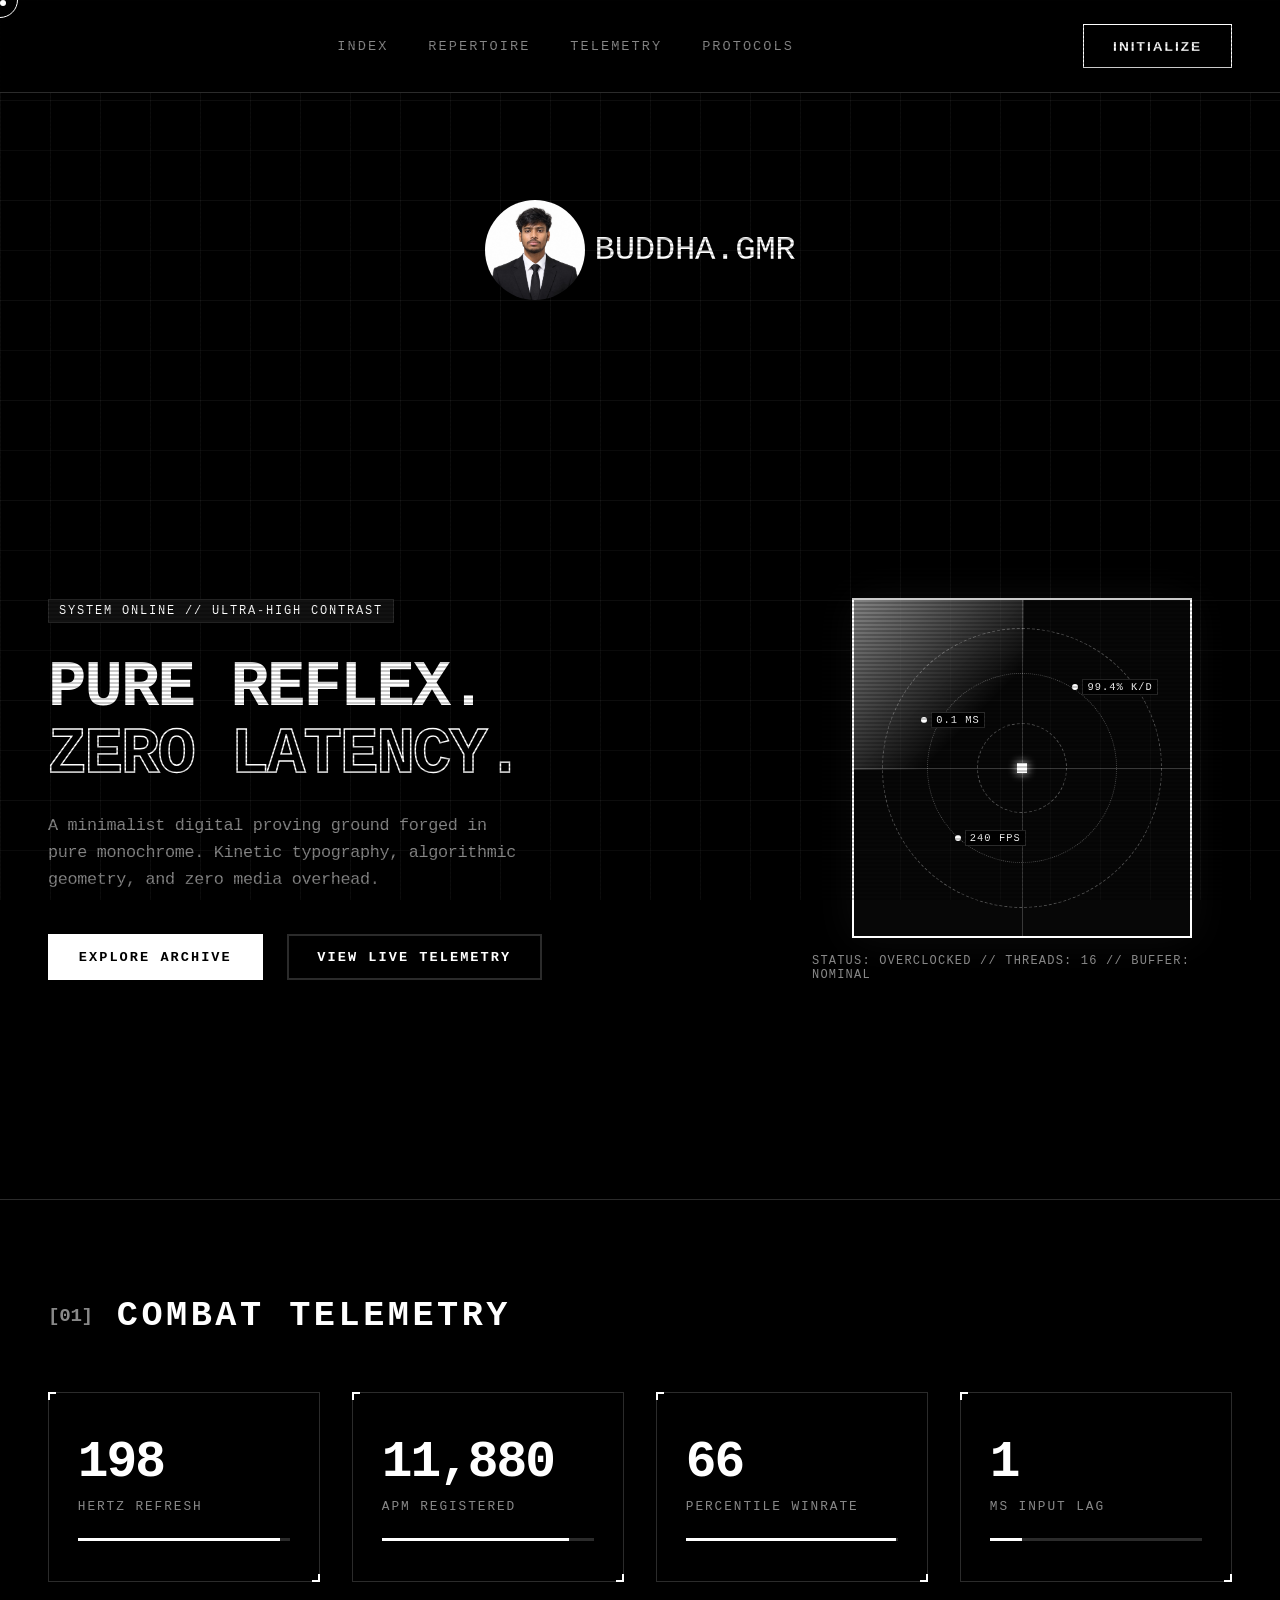
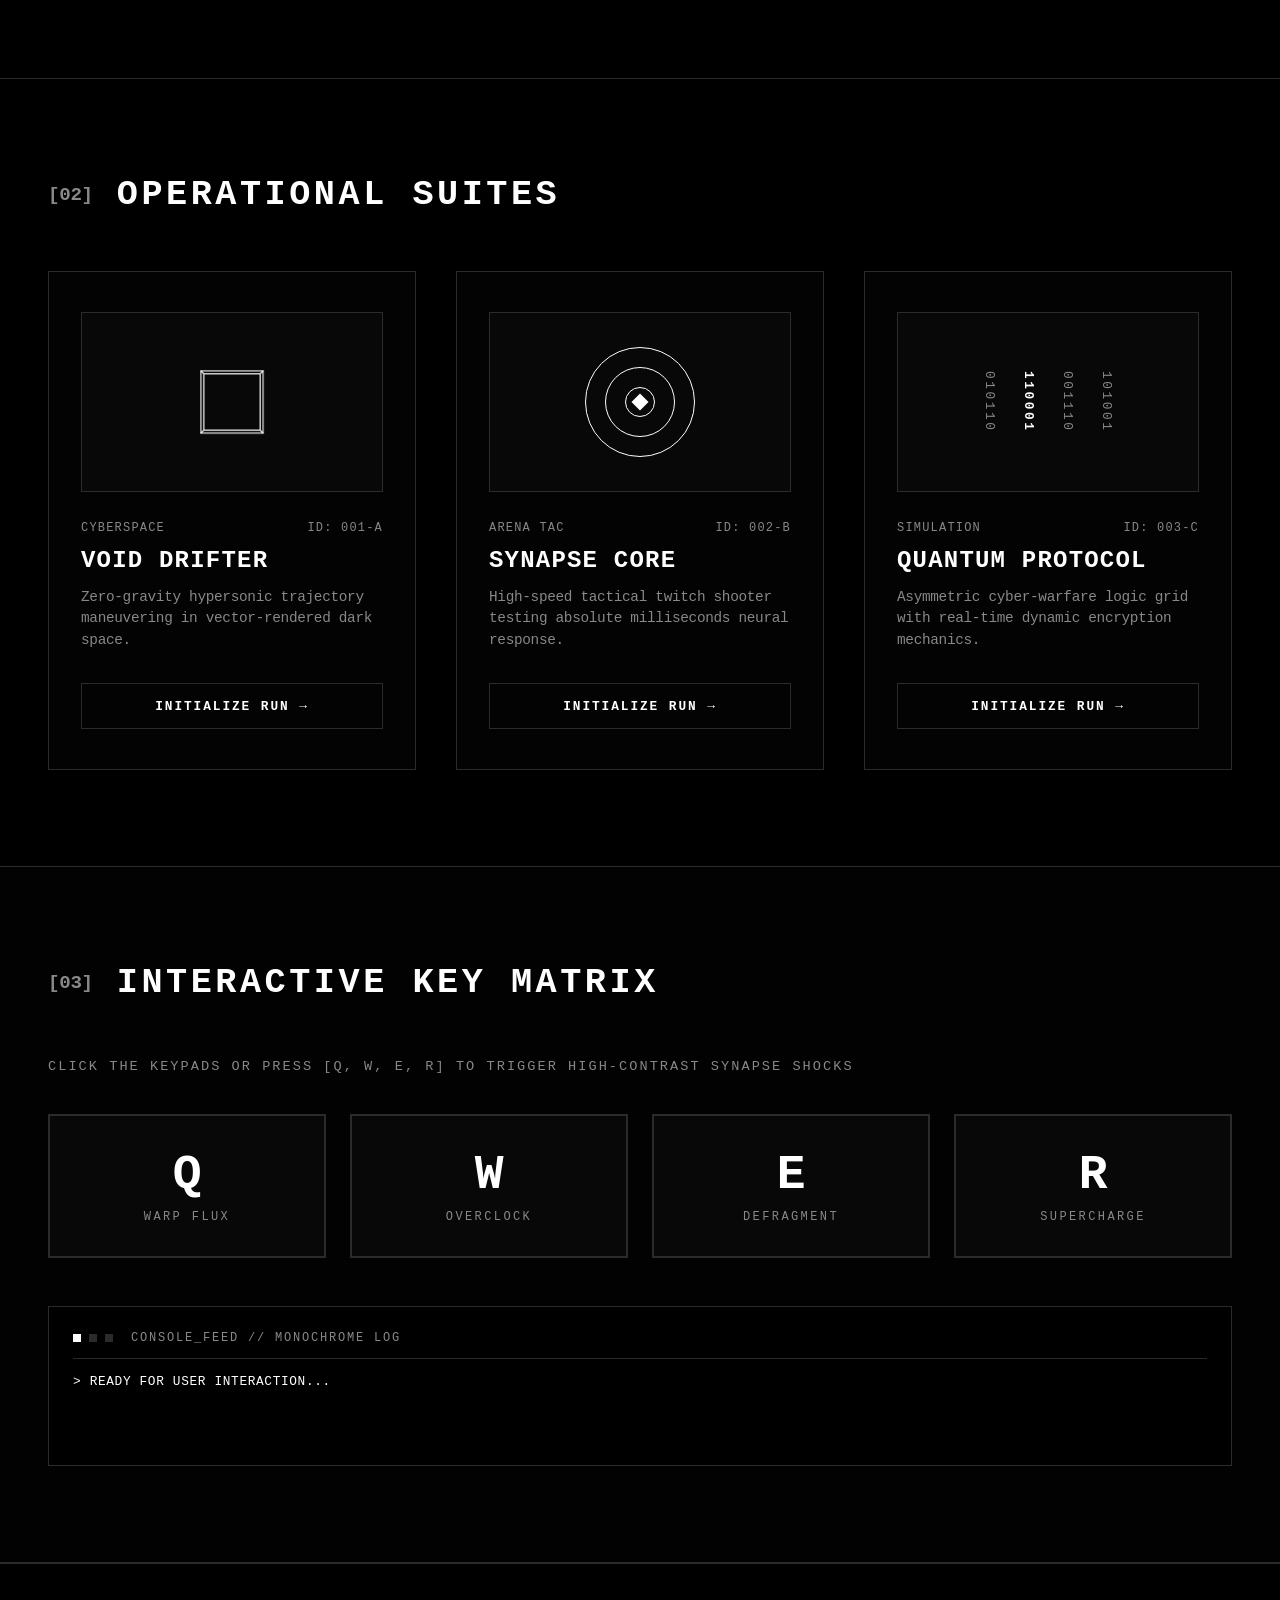
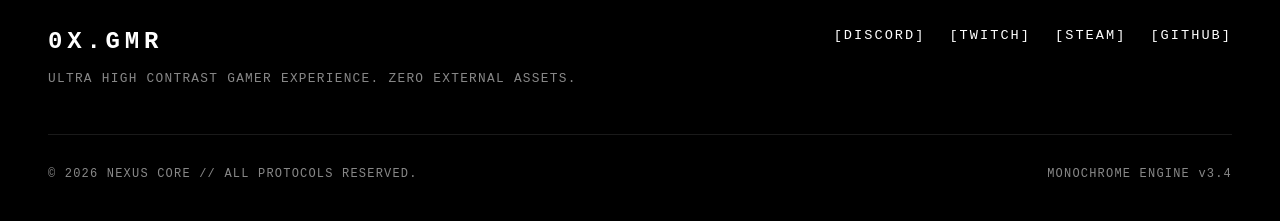
<file: index.html>
<!DOCTYPE html>
<html lang="en">
<head>
    <meta charset="UTF-8">
    <meta name="viewport" content="width=device-width, initial-scale=1.0">
    <title>BUDDHA GAMING</title>
    <link rel="stylesheet" href="style.css">
</head>
<body>
    <!-- Custom Interactive Cursor -->
    <div class="cursor-dot" id="cursorDot"></div>
    <div class="cursor-ring" id="cursorRing"></div>

    <!-- Animated Geometric Grid & Noise Overlay -->
    <div class="cyber-grid"></div>
    <div class="scanline"></div>

    <!-- Navigation -->
    <div id="ayan">
      <img id="ima" src="WhatsApp Image 2026-09-15 at 9.05.40 PM.jpeg" alt="BUDDHA GAMING">
      <span class="glitch" data-text="BUDDHA.GMR">BUDDHA.GMR</span>
    </div>
    <header class="navbar">
        <div class="logo">
          
        </div>
        <nav class="nav-links">
            <a href="#hero" class="nav-item">INDEX</a>
            <a href="#games" class="nav-item">REPERTOIRE</a>
            <a href="#stats" class="nav-item">TELEMETRY</a>
            <a href="#battles" class="nav-item">PROTOCOLS</a>
        </nav>
        <div class="nav-action">
            <button class="btn btn-outline" id="launchBtn">
                <span class="btn-text">INITIALIZE</span>
            </button>
        </div>
    </header>

    <!-- Hero Section -->
    <section class="hero" id="hero">
        <div class="hero-content">
            <div class="badge-tag">SYSTEM ONLINE // ULTRA-HIGH CONTRAST</div>
            <h1 class="hero-title">
                <span class="glitch-text">PURE REFLEX.</span><br>
                <span class="hollow-text">ZERO LATENCY.</span>
            </h1>
            <p class="hero-sub">
                A minimalist digital proving ground forged in pure monochrome. Kinetic typography, algorithmic geometry, and zero media overhead.
            </p>
            <div class="hero-actions">
                <a href="#games" class="btn btn-solid">EXPLORE ARCHIVE</a>
                <a href="#stats" class="btn btn-ghost">VIEW LIVE TELEMETRY</a>
            </div>
        </div>

        <!-- Pure CSS Geometric Radar (No External Images) -->
        <div class="hero-radar-container">
            <div class="radar-box">
                <div class="radar-circle circle-1"></div>
                <div class="radar-circle circle-2"></div>
                <div class="radar-circle circle-3"></div>
                <div class="radar-sweep"></div>
                <div class="crosshair ch-h"></div>
                <div class="crosshair ch-v"></div>
                
                <!-- Geometric Ping Targets -->
                <div class="target target-1"><span class="ping-text">99.4% K/D</span></div>
                <div class="target target-2"><span class="ping-text">240 FPS</span></div>
                <div class="target target-3"><span class="ping-text">0.1 MS</span></div>
                
                <div class="center-core"></div>
            </div>
            <div class="status-stream">
                <code>STATUS: OVERCLOCKED // THREADS: 16 // BUFFER: NOMINAL</code>
            </div>
        </div>
    </section>

    <!-- Live Telemetry / Stats Section -->
    <section class="section stats-section" id="stats">
        <div class="section-header">
            <span class="sec-num">[01]</span>
            <h2 class="sec-title">COMBAT TELEMETRY</h2>
        </div>
        <div class="stats-grid">
            <div class="stat-card">
                <div class="stat-corner tl"></div>
                <div class="stat-corner br"></div>
                <div class="stat-value counter" data-target="240">0</div>
                <div class="stat-unit">HERTZ REFRESH</div>
                <div class="stat-progress"><div class="bar bar-1"></div></div>
            </div>
            <div class="stat-card">
                <div class="stat-corner tl"></div>
                <div class="stat-corner br"></div>
                <div class="stat-value counter" data-target="14400">0</div>
                <div class="stat-unit">APM REGISTERED</div>
                <div class="stat-progress"><div class="bar bar-2"></div></div>
            </div>
            <div class="stat-card">
                <div class="stat-corner tl"></div>
                <div class="stat-corner br"></div>
                <div class="stat-value counter" data-target="99">0</div>
                <div class="stat-unit">PERCENTILE WINRATE</div>
                <div class="stat-progress"><div class="bar bar-3"></div></div>
            </div>
            <div class="stat-card">
                <div class="stat-corner tl"></div>
                <div class="stat-corner br"></div>
                <div class="stat-value counter" data-target="1">0</div>
                <div class="stat-unit">MS INPUT LAG</div>
                <div class="stat-progress"><div class="bar bar-4"></div></div>
            </div>
        </div>
    </section>

    <!-- Games / Modes Section (Pure Geometric Design, No Images) -->
    <section class="section games-section" id="games">
        <div class="section-header">
            <span class="sec-num">[02]</span>
            <h2 class="sec-title">OPERATIONAL SUITES</h2>
        </div>

        <div class="game-cards-container">
            <!-- Card 1 -->
            <div class="game-card">
                <div class="card-art wireframe-cube">
                    <div class="cube-face front"></div>
                    <div class="cube-face back"></div>
                    <div class="cube-face left"></div>
                    <div class="cube-face right"></div>
                    <div class="cube-face top"></div>
                    <div class="cube-face bottom"></div>
                </div>
                <div class="card-meta">
                    <span class="meta-tag">CYBERSPACE</span>
                    <span class="meta-id">ID: 001-A</span>
                </div>
                <h3 class="card-title">VOID DRIFTER</h3>
                <p class="card-desc">Zero-gravity hypersonic trajectory maneuvering in vector-rendered dark space.</p>
                <div class="card-action">
                    <button class="interactive-btn">INITIALIZE RUN →</button>
                </div>
            </div>

            <!-- Card 2 -->
            <div class="game-card">
                <div class="card-art pulse-poly">
                    <div class="poly-ring ring-1"></div>
                    <div class="poly-ring ring-2"></div>
                    <div class="poly-ring ring-3"></div>
                    <div class="poly-core"></div>
                </div>
                <div class="card-meta">
                    <span class="meta-tag">ARENA TAC</span>
                    <span class="meta-id">ID: 002-B</span>
                </div>
                <h3 class="card-title">SYNAPSE CORE</h3>
                <p class="card-desc">High-speed tactical twitch shooter testing absolute milliseconds neural response.</p>
                <div class="card-action">
                    <button class="interactive-btn">INITIALIZE RUN →</button>
                </div>
            </div>

            <!-- Card 3 -->
            <div class="game-card">
                <div class="card-art matrix-cascade">
                    <div class="column col-1">010110</div>
                    <div class="column col-2">110001</div>
                    <div class="column col-3">001110</div>
                    <div class="column col-4">101001</div>
                </div>
                <div class="card-meta">
                    <span class="meta-tag">SIMULATION</span>
                    <span class="meta-id">ID: 003-C</span>
                </div>
                <h3 class="card-title">QUANTUM PROTOCOL</h3>
                <p class="card-desc">Asymmetric cyber-warfare logic grid with real-time dynamic encryption mechanics.</p>
                <div class="card-action">
                    <button class="interactive-btn">INITIALIZE RUN →</button>
                </div>
            </div>
        </div>
    </section>

    <!-- Interactive Key Trigger Console -->
    <section class="section interactive-console" id="battles">
        <div class="section-header">
            <span class="sec-num">[03]</span>
            <h2 class="sec-title">INTERACTIVE KEY MATRIX</h2>
        </div>
        <p class="matrix-instruction">CLICK THE KEYPADS OR PRESS [Q, W, E, R] TO TRIGGER HIGH-CONTRAST SYNAPSE SHOCKS</p>

        <div class="keypad-grid">
            <div class="keypad-box" data-key="q">
                <div class="key-letter">Q</div>
                <div class="key-label">WARP FLUX</div>
            </div>
            <div class="keypad-box" data-key="w">
                <div class="key-letter">W</div>
                <div class="key-label">OVERCLOCK</div>
            </div>
            <div class="keypad-box" data-key="e">
                <div class="key-letter">E</div>
                <div class="key-label">DEFRAGMENT</div>
            </div>
            <div class="keypad-box" data-key="r">
                <div class="key-letter">R</div>
                <div class="key-label">SUPERCHARGE</div>
            </div>
        </div>

        <div class="terminal-box" id="terminalOutput">
            <div class="terminal-head">
                <span class="term-dot"></span>
                <span class="term-dot"></span>
                <span class="term-dot"></span>
                <span class="term-title">CONSOLE_FEED // MONOCHROME LOG</span>
            </div>
            <div class="terminal-body" id="termBody">
                <p class="term-line">> READY FOR USER INTERACTION...</p>
            </div>
        </div>
    </section>

    <!-- Minimalist Footer -->
    <footer class="footer">
        <div class="footer-top">
            <div class="footer-brand">
                <div class="logo">0X.GMR</div>
                <p class="footer-copy">ULTRA HIGH CONTRAST GAMER EXPERIENCE. ZERO EXTERNAL ASSETS.</p>
            </div>
            <div class="footer-socials">
                <a href="#" class="f-link">[DISCORD]</a>
                <a href="#" class="f-link">[TWITCH]</a>
                <a href="#" class="f-link">[STEAM]</a>
                <a href="#" class="f-link">[GITHUB]</a>
            </div>
        </div>
        <div class="footer-bottom">
            <span>© 2026 NEXUS CORE // ALL PROTOCOLS RESERVED.</span>
            <span>MONOCHROME ENGINE v3.4</span>
        </div>
    </footer>

    <!-- Interactive Script for Cursor, Keypads & Telemetry -->
    <script>
        // Custom Cursor Movement
        const cursorDot = document.getElementById('cursorDot');
        const cursorRing = document.getElementById('cursorRing');
        let mouseX = 0, mouseY = 0, ringX = 0, ringY = 0;

        window.addEventListener('mousemove', (e) => {
            mouseX = e.clientX;
            mouseY = e.clientY;
            cursorDot.style.transform = `translate3d(${mouseX}px, ${mouseY}px, 0)`;
        });

        function renderCursor() {
            ringX += (mouseX - ringX) * 0.18;
            ringY += (mouseY - ringY) * 0.18;
            cursorRing.style.transform = `translate3d(${ringX - 18}px, ${ringY - 18}px, 0)`;
            requestAnimationFrame(renderCursor);
        }
        renderCursor();

        // Enlarge cursor on hover
        document.querySelectorAll('a, button, .keypad-box, .stat-card').forEach(el => {
            el.addEventListener('mouseenter', () => cursorRing.classList.add('active'));
            el.addEventListener('mouseleave', () => cursorRing.classList.remove('active'));
        });

        // Keypad Interaction (Click & Keyboard)
        const termBody = document.getElementById('termBody');
        const keypads = document.querySelectorAll('.keypad-box');

        function triggerAction(keyName, label) {
            const timestamp = new Date().toLocaleTimeString();
            const newLine = document.createElement('p');
            newLine.className = 'term-line trigger-glitch';
            newLine.innerHTML = `> [${timestamp}] EXECUTED [${keyName.toUpperCase()}]: <b>${label}</b>`;
            termBody.appendChild(newLine);
            termBody.scrollTop = termBody.scrollHeight;

            // Quick Flash Contrast Effect
            document.body.classList.add('flash-contrast');
            setTimeout(() => document.body.classList.remove('flash-contrast'), 100);
        }

        keypads.forEach(kp => {
            kp.addEventListener('click', () => {
                const key = kp.getAttribute('data-key');
                const label = kp.querySelector('.key-label').innerText;
                kp.classList.add('pressed');
                setTimeout(() => kp.classList.remove('pressed'), 200);
                triggerAction(key, label);
            });
        });

        window.addEventListener('keydown', (e) => {
            const k = e.key.toLowerCase();
            const matched = document.querySelector(`.keypad-box[data-key="${k}"]`);
            if (matched) {
                matched.classList.add('pressed');
                setTimeout(() => matched.classList.remove('pressed'), 200);
                const label = matched.querySelector('.key-label').innerText;
                triggerAction(k, label);
            }
        });

        // Live Counter Animation on Scroll
        let counted = false;
        window.addEventListener('scroll', () => {
            const statsSec = document.getElementById('stats');
            const rect = statsSec.getBoundingClientRect();
            if (rect.top < window.innerHeight && !counted) {
                counted = true;
                document.querySelectorAll('.stat-value').forEach(counter => {
                    const target = +counter.getAttribute('data-target');
                    let count = 0;
                    const increment = Math.max(1, Math.floor(target / 40));
                    const update = () => {
                        count += increment;
                        if (count < target) {
                            counter.innerText = count.toLocaleString();
                            setTimeout(update, 25);
                        } else {
                            counter.innerText = target.toLocaleString();
                        }
                    };
                    update();
                });
            }
        });
    </script>
</body>
</html>
</file>
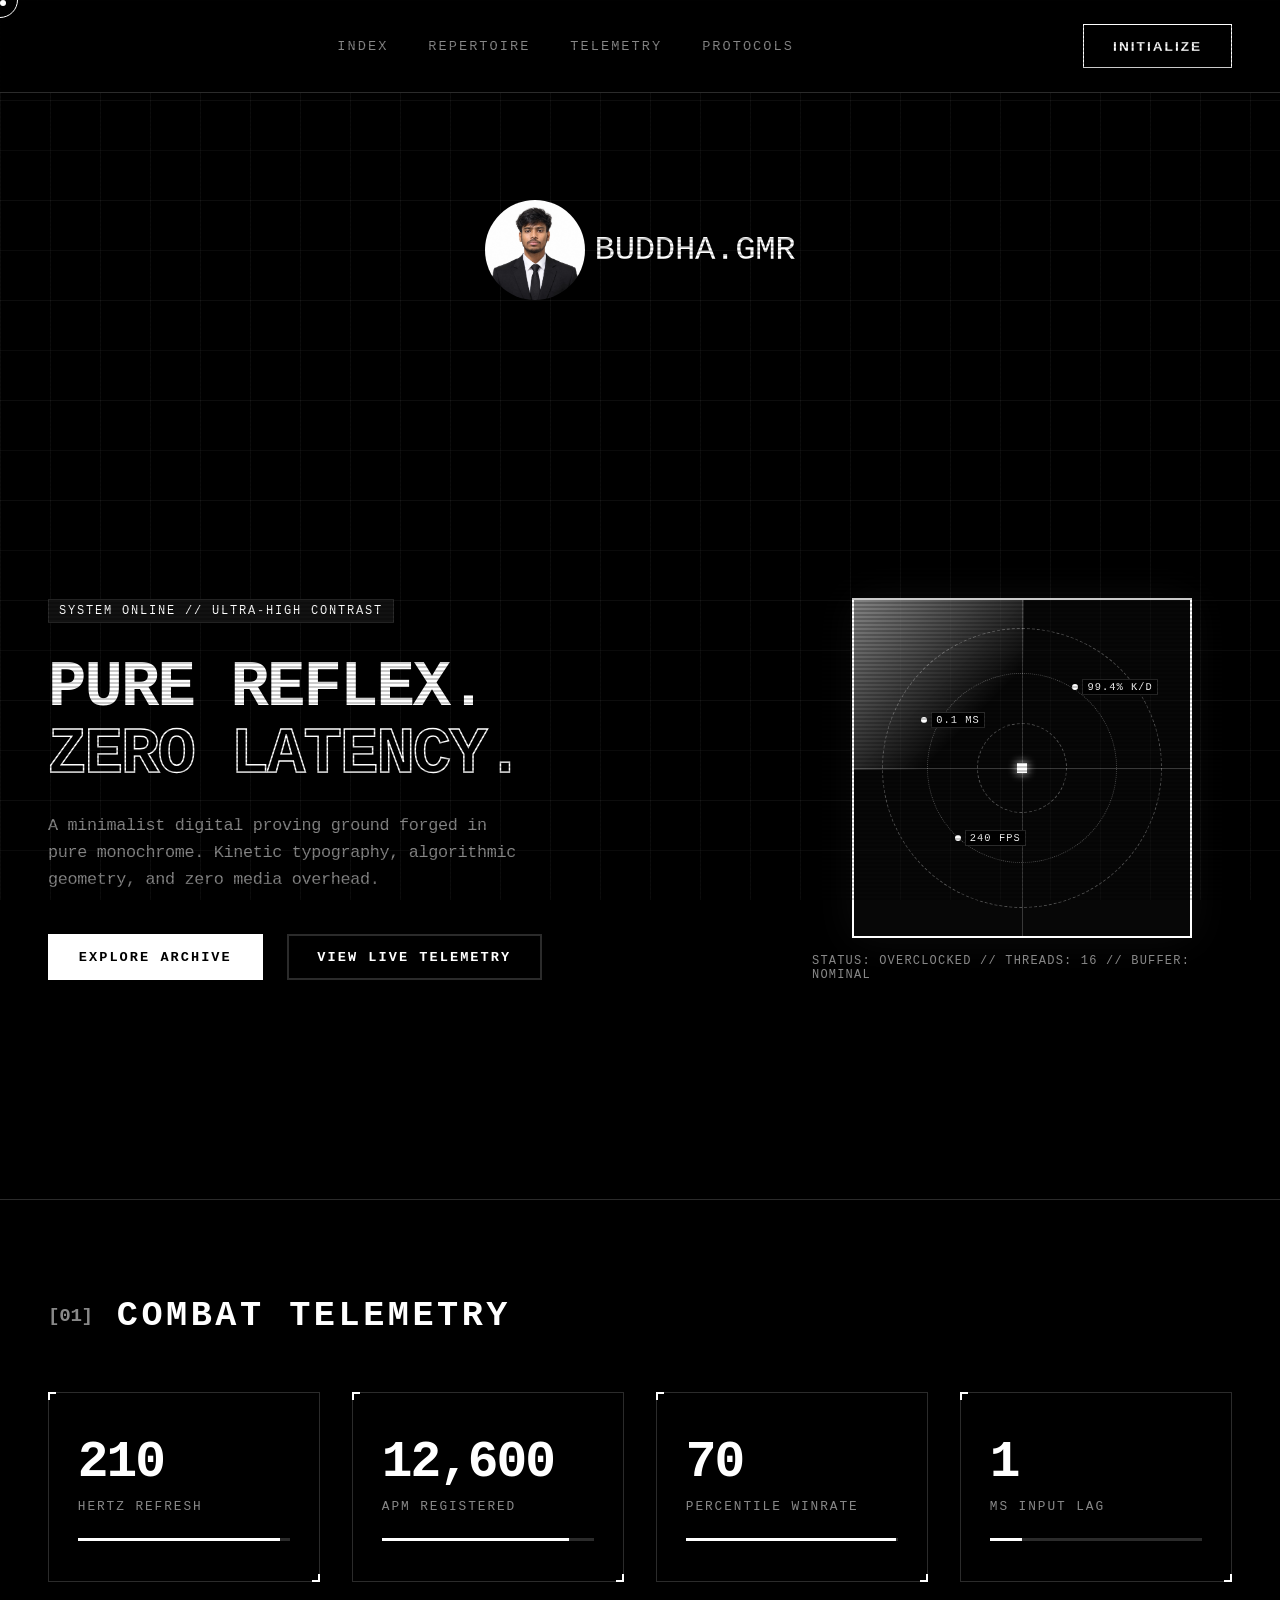
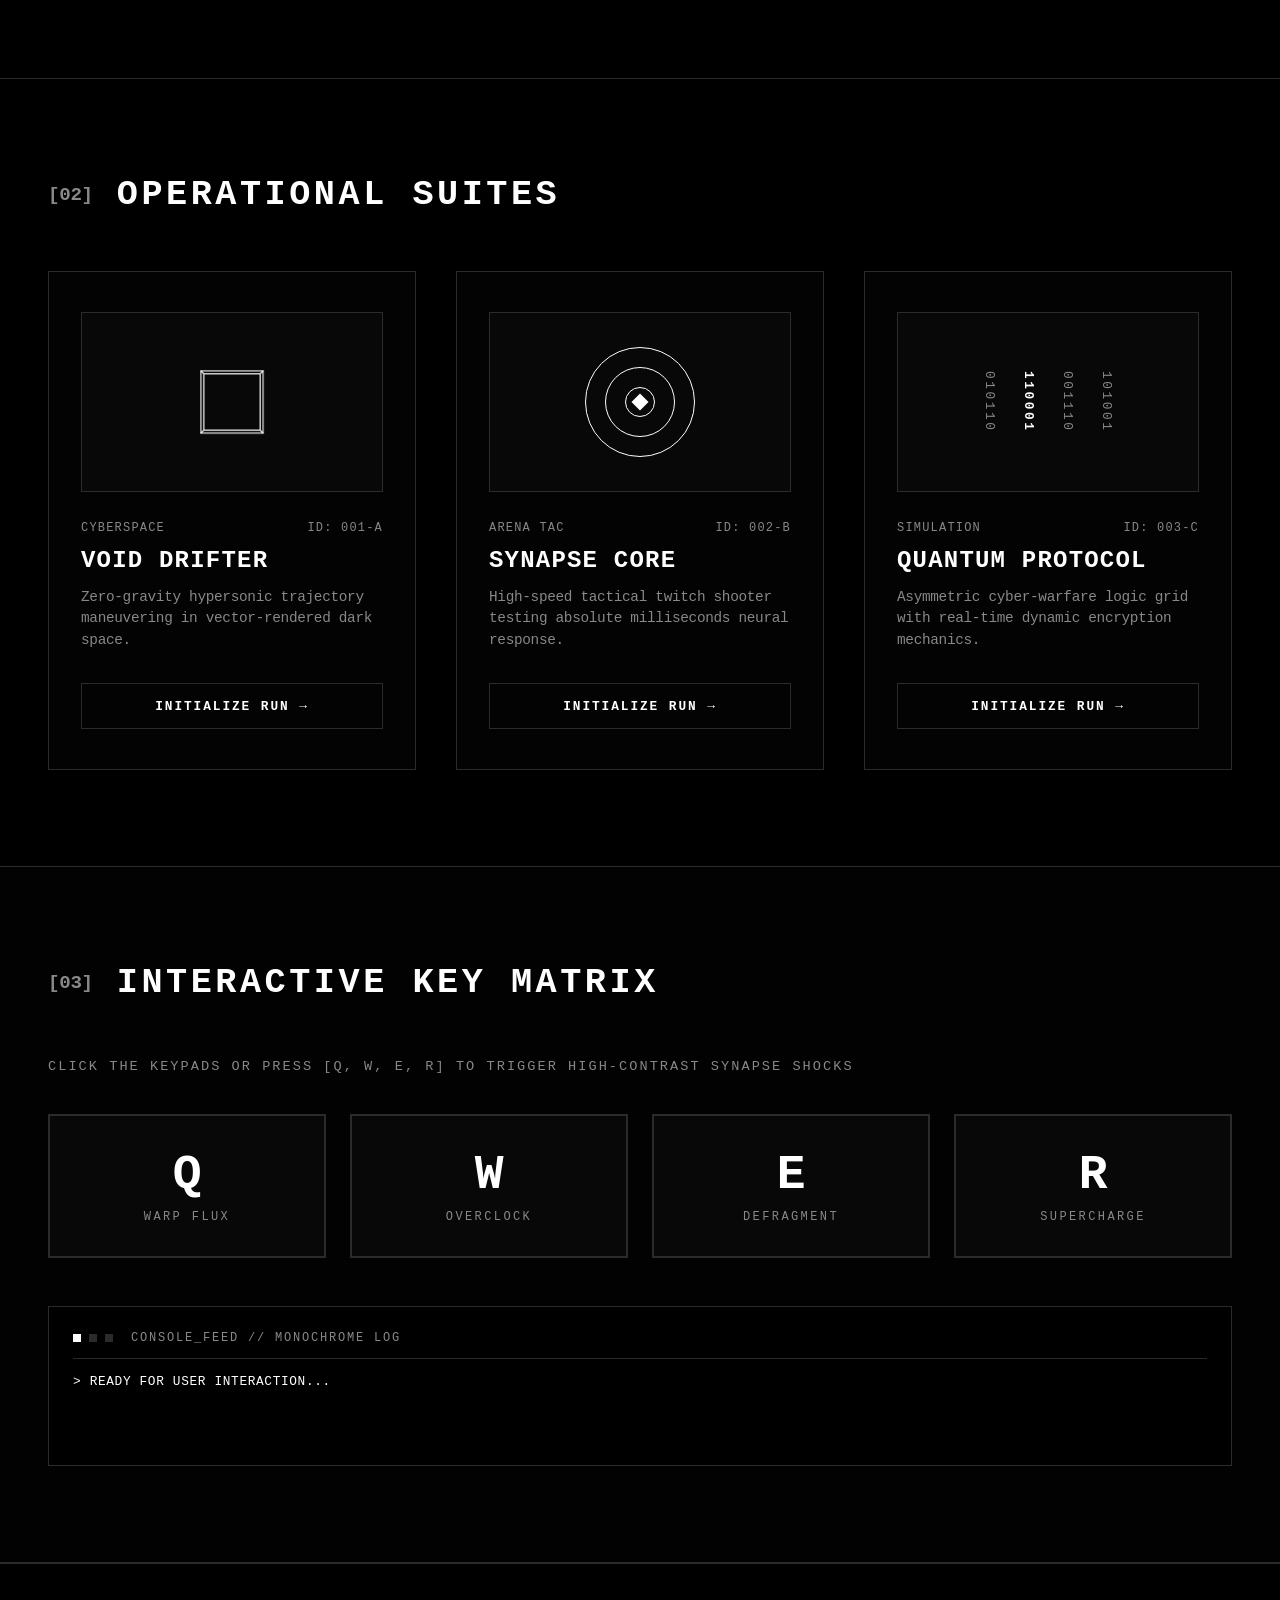
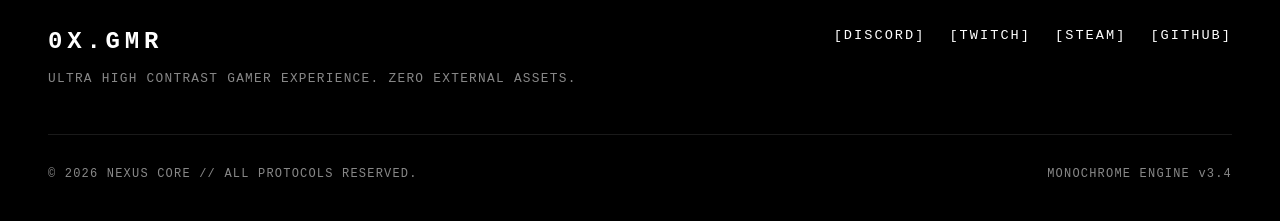
<file: biddha.html>
<!DOCTYPE html>
<html lang="en">
<head>
    <meta charset="UTF-8">
    <meta name="viewport" content="width=device-width, initial-scale=1.0">
    <title>BUDDHA GAMING</title>
    <link rel="stylesheet" href="style.css">
</head>
<body>
    <!-- Custom Interactive Cursor -->
    <div class="cursor-dot" id="cursorDot"></div>
    <div class="cursor-ring" id="cursorRing"></div>

    <!-- Animated Geometric Grid & Noise Overlay -->
    <div class="cyber-grid"></div>
    <div class="scanline"></div>

    <!-- Navigation -->
    <div id="ayan">
      <img id="ima" src="WhatsApp Image 2026-09-15 at 9.05.40 PM.jpeg" alt="BUDDHA GAMING">
      <span class="glitch" data-text="BUDDHA.GMR">BUDDHA.GMR</span>
    </div>
    <header class="navbar">
        <div class="logo">
          
        </div>
        <nav class="nav-links">
            <a href="#hero" class="nav-item">INDEX</a>
            <a href="#games" class="nav-item">REPERTOIRE</a>
            <a href="#stats" class="nav-item">TELEMETRY</a>
            <a href="#battles" class="nav-item">PROTOCOLS</a>
        </nav>
        <div class="nav-action">
            <button class="btn btn-outline" id="launchBtn">
                <span class="btn-text">INITIALIZE</span>
            </button>
        </div>
    </header>

    <!-- Hero Section -->
    <section class="hero" id="hero">
        <div class="hero-content">
            <div class="badge-tag">SYSTEM ONLINE // ULTRA-HIGH CONTRAST</div>
            <h1 class="hero-title">
                <span class="glitch-text">PURE REFLEX.</span><br>
                <span class="hollow-text">ZERO LATENCY.</span>
            </h1>
            <p class="hero-sub">
                A minimalist digital proving ground forged in pure monochrome. Kinetic typography, algorithmic geometry, and zero media overhead.
            </p>
            <div class="hero-actions">
                <a href="#games" class="btn btn-solid">EXPLORE ARCHIVE</a>
                <a href="#stats" class="btn btn-ghost">VIEW LIVE TELEMETRY</a>
            </div>
        </div>

        <!-- Pure CSS Geometric Radar (No External Images) -->
        <div class="hero-radar-container">
            <div class="radar-box">
                <div class="radar-circle circle-1"></div>
                <div class="radar-circle circle-2"></div>
                <div class="radar-circle circle-3"></div>
                <div class="radar-sweep"></div>
                <div class="crosshair ch-h"></div>
                <div class="crosshair ch-v"></div>
                
                <!-- Geometric Ping Targets -->
                <div class="target target-1"><span class="ping-text">99.4% K/D</span></div>
                <div class="target target-2"><span class="ping-text">240 FPS</span></div>
                <div class="target target-3"><span class="ping-text">0.1 MS</span></div>
                
                <div class="center-core"></div>
            </div>
            <div class="status-stream">
                <code>STATUS: OVERCLOCKED // THREADS: 16 // BUFFER: NOMINAL</code>
            </div>
        </div>
    </section>

    <!-- Live Telemetry / Stats Section -->
    <section class="section stats-section" id="stats">
        <div class="section-header">
            <span class="sec-num">[01]</span>
            <h2 class="sec-title">COMBAT TELEMETRY</h2>
        </div>
        <div class="stats-grid">
            <div class="stat-card">
                <div class="stat-corner tl"></div>
                <div class="stat-corner br"></div>
                <div class="stat-value counter" data-target="240">0</div>
                <div class="stat-unit">HERTZ REFRESH</div>
                <div class="stat-progress"><div class="bar bar-1"></div></div>
            </div>
            <div class="stat-card">
                <div class="stat-corner tl"></div>
                <div class="stat-corner br"></div>
                <div class="stat-value counter" data-target="14400">0</div>
                <div class="stat-unit">APM REGISTERED</div>
                <div class="stat-progress"><div class="bar bar-2"></div></div>
            </div>
            <div class="stat-card">
                <div class="stat-corner tl"></div>
                <div class="stat-corner br"></div>
                <div class="stat-value counter" data-target="99">0</div>
                <div class="stat-unit">PERCENTILE WINRATE</div>
                <div class="stat-progress"><div class="bar bar-3"></div></div>
            </div>
            <div class="stat-card">
                <div class="stat-corner tl"></div>
                <div class="stat-corner br"></div>
                <div class="stat-value counter" data-target="1">0</div>
                <div class="stat-unit">MS INPUT LAG</div>
                <div class="stat-progress"><div class="bar bar-4"></div></div>
            </div>
        </div>
    </section>

    <!-- Games / Modes Section (Pure Geometric Design, No Images) -->
    <section class="section games-section" id="games">
        <div class="section-header">
            <span class="sec-num">[02]</span>
            <h2 class="sec-title">OPERATIONAL SUITES</h2>
        </div>

        <div class="game-cards-container">
            <!-- Card 1 -->
            <div class="game-card">
                <div class="card-art wireframe-cube">
                    <div class="cube-face front"></div>
                    <div class="cube-face back"></div>
                    <div class="cube-face left"></div>
                    <div class="cube-face right"></div>
                    <div class="cube-face top"></div>
                    <div class="cube-face bottom"></div>
                </div>
                <div class="card-meta">
                    <span class="meta-tag">CYBERSPACE</span>
                    <span class="meta-id">ID: 001-A</span>
                </div>
                <h3 class="card-title">VOID DRIFTER</h3>
                <p class="card-desc">Zero-gravity hypersonic trajectory maneuvering in vector-rendered dark space.</p>
                <div class="card-action">
                    <button class="interactive-btn">INITIALIZE RUN →</button>
                </div>
            </div>

            <!-- Card 2 -->
            <div class="game-card">
                <div class="card-art pulse-poly">
                    <div class="poly-ring ring-1"></div>
                    <div class="poly-ring ring-2"></div>
                    <div class="poly-ring ring-3"></div>
                    <div class="poly-core"></div>
                </div>
                <div class="card-meta">
                    <span class="meta-tag">ARENA TAC</span>
                    <span class="meta-id">ID: 002-B</span>
                </div>
                <h3 class="card-title">SYNAPSE CORE</h3>
                <p class="card-desc">High-speed tactical twitch shooter testing absolute milliseconds neural response.</p>
                <div class="card-action">
                    <button class="interactive-btn">INITIALIZE RUN →</button>
                </div>
            </div>

            <!-- Card 3 -->
            <div class="game-card">
                <div class="card-art matrix-cascade">
                    <div class="column col-1">010110</div>
                    <div class="column col-2">110001</div>
                    <div class="column col-3">001110</div>
                    <div class="column col-4">101001</div>
                </div>
                <div class="card-meta">
                    <span class="meta-tag">SIMULATION</span>
                    <span class="meta-id">ID: 003-C</span>
                </div>
                <h3 class="card-title">QUANTUM PROTOCOL</h3>
                <p class="card-desc">Asymmetric cyber-warfare logic grid with real-time dynamic encryption mechanics.</p>
                <div class="card-action">
                    <button class="interactive-btn">INITIALIZE RUN →</button>
                </div>
            </div>
        </div>
    </section>

    <!-- Interactive Key Trigger Console -->
    <section class="section interactive-console" id="battles">
        <div class="section-header">
            <span class="sec-num">[03]</span>
            <h2 class="sec-title">INTERACTIVE KEY MATRIX</h2>
        </div>
        <p class="matrix-instruction">CLICK THE KEYPADS OR PRESS [Q, W, E, R] TO TRIGGER HIGH-CONTRAST SYNAPSE SHOCKS</p>

        <div class="keypad-grid">
            <div class="keypad-box" data-key="q">
                <div class="key-letter">Q</div>
                <div class="key-label">WARP FLUX</div>
            </div>
            <div class="keypad-box" data-key="w">
                <div class="key-letter">W</div>
                <div class="key-label">OVERCLOCK</div>
            </div>
            <div class="keypad-box" data-key="e">
                <div class="key-letter">E</div>
                <div class="key-label">DEFRAGMENT</div>
            </div>
            <div class="keypad-box" data-key="r">
                <div class="key-letter">R</div>
                <div class="key-label">SUPERCHARGE</div>
            </div>
        </div>

        <div class="terminal-box" id="terminalOutput">
            <div class="terminal-head">
                <span class="term-dot"></span>
                <span class="term-dot"></span>
                <span class="term-dot"></span>
                <span class="term-title">CONSOLE_FEED // MONOCHROME LOG</span>
            </div>
            <div class="terminal-body" id="termBody">
                <p class="term-line">> READY FOR USER INTERACTION...</p>
            </div>
        </div>
    </section>

    <!-- Minimalist Footer -->
    <footer class="footer">
        <div class="footer-top">
            <div class="footer-brand">
                <div class="logo">0X.GMR</div>
                <p class="footer-copy">ULTRA HIGH CONTRAST GAMER EXPERIENCE. ZERO EXTERNAL ASSETS.</p>
            </div>
            <div class="footer-socials">
                <a href="#" class="f-link">[DISCORD]</a>
                <a href="#" class="f-link">[TWITCH]</a>
                <a href="#" class="f-link">[STEAM]</a>
                <a href="#" class="f-link">[GITHUB]</a>
            </div>
        </div>
        <div class="footer-bottom">
            <span>© 2026 NEXUS CORE // ALL PROTOCOLS RESERVED.</span>
            <span>MONOCHROME ENGINE v3.4</span>
        </div>
    </footer>

    <!-- Interactive Script for Cursor, Keypads & Telemetry -->
    <script>
        // Custom Cursor Movement
        const cursorDot = document.getElementById('cursorDot');
        const cursorRing = document.getElementById('cursorRing');
        let mouseX = 0, mouseY = 0, ringX = 0, ringY = 0;

        window.addEventListener('mousemove', (e) => {
            mouseX = e.clientX;
            mouseY = e.clientY;
            cursorDot.style.transform = `translate3d(${mouseX}px, ${mouseY}px, 0)`;
        });

        function renderCursor() {
            ringX += (mouseX - ringX) * 0.18;
            ringY += (mouseY - ringY) * 0.18;
            cursorRing.style.transform = `translate3d(${ringX - 18}px, ${ringY - 18}px, 0)`;
            requestAnimationFrame(renderCursor);
        }
        renderCursor();

        // Enlarge cursor on hover
        document.querySelectorAll('a, button, .keypad-box, .stat-card').forEach(el => {
            el.addEventListener('mouseenter', () => cursorRing.classList.add('active'));
            el.addEventListener('mouseleave', () => cursorRing.classList.remove('active'));
        });

        // Keypad Interaction (Click & Keyboard)
        const termBody = document.getElementById('termBody');
        const keypads = document.querySelectorAll('.keypad-box');

        function triggerAction(keyName, label) {
            const timestamp = new Date().toLocaleTimeString();
            const newLine = document.createElement('p');
            newLine.className = 'term-line trigger-glitch';
            newLine.innerHTML = `> [${timestamp}] EXECUTED [${keyName.toUpperCase()}]: <b>${label}</b>`;
            termBody.appendChild(newLine);
            termBody.scrollTop = termBody.scrollHeight;

            // Quick Flash Contrast Effect
            document.body.classList.add('flash-contrast');
            setTimeout(() => document.body.classList.remove('flash-contrast'), 100);
        }

        keypads.forEach(kp => {
            kp.addEventListener('click', () => {
                const key = kp.getAttribute('data-key');
                const label = kp.querySelector('.key-label').innerText;
                kp.classList.add('pressed');
                setTimeout(() => kp.classList.remove('pressed'), 200);
                triggerAction(key, label);
            });
        });

        window.addEventListener('keydown', (e) => {
            const k = e.key.toLowerCase();
            const matched = document.querySelector(`.keypad-box[data-key="${k}"]`);
            if (matched) {
                matched.classList.add('pressed');
                setTimeout(() => matched.classList.remove('pressed'), 200);
                const label = matched.querySelector('.key-label').innerText;
                triggerAction(k, label);
            }
        });

        // Live Counter Animation on Scroll
        let counted = false;
        window.addEventListener('scroll', () => {
            const statsSec = document.getElementById('stats');
            const rect = statsSec.getBoundingClientRect();
            if (rect.top < window.innerHeight && !counted) {
                counted = true;
                document.querySelectorAll('.stat-value').forEach(counter => {
                    const target = +counter.getAttribute('data-target');
                    let count = 0;
                    const increment = Math.max(1, Math.floor(target / 40));
                    const update = () => {
                        count += increment;
                        if (count < target) {
                            counter.innerText = count.toLocaleString();
                            setTimeout(update, 25);
                        } else {
                            counter.innerText = target.toLocaleString();
                        }
                    };
                    update();
                });
            }
        });
    </script>
</body>
</html>
</file>
<file: style.css>
/* ===================================================
   NEXUS // ULTRA HIGH-CONTRAST MONOCHROME GAMER STYLE
   100% PURE CSS - ZERO IMAGES - HYPER ANIMATED
   =================================================== */

:root {
    --bg: #000000;
    --fg: #ffffff;
    --subtle-gray: #121212;
    --border-gray: #2b2b2b;
    --high-gray: #888888;
    --font-primary: 'Courier New', Courier, monospace, system-ui;
    --ease-out: cubic-bezier(0.16, 1, 0.3, 1);
}

*, *::before, *::after {
    box-sizing: border-box;
    margin: 0;
    padding: 0;
    cursor: crosshair;
}

html {
    scroll-behavior: smooth;
    background-color: var(--bg);
    color: var(--fg);
    font-family: var(--font-primary);
}

body {
    background-color: var(--bg);
    color: var(--fg);
    overflow-x: hidden;
    position: relative;
    letter-spacing: -0.02em;
    min-height: 100vh;
}

/* Background Cyber Grid Animation */
.cyber-grid {
    position: fixed;
    top: 0;
    left: 0;
    width: 100vw;
    height: 100vh;
    background-image: 
        linear-gradient(to right, rgba(255, 255, 255, 0.05) 1px, transparent 1px),
        linear-gradient(to bottom, rgba(255, 255, 255, 0.05) 1px, transparent 1px);
    background-size: 50px 50px;
    z-index: 0;
    pointer-events: none;
    animation: gridFloat 30s linear infinite;
}

@keyframes gridFloat {
    0% { transform: translateY(0); }
    100% { transform: translateY(50px); }
}

/* CRT / Scanline Effect */
.scanline {
    position: fixed;
    top: 0;
    left: 0;
    width: 100vw;
    height: 100vh;
    background: linear-gradient(
        to bottom,
        rgba(255,255,255,0),
        rgba(255,255,255,0) 50%,
        rgba(0, 0, 0, 0.35) 50%,
        rgba(0, 0, 0, 0.35)
    );
    background-size: 100% 4px;
    z-index: 999;
    pointer-events: none;
    opacity: 0.6;
}

/* Custom Interactive Cursor */
.cursor-dot {
    position: fixed;
    top: 0;
    left: 0;
    width: 6px;
    height: 6px;
    background: var(--fg);
    border-radius: 50%;
    pointer-events: none;
    z-index: 10000;
}

.cursor-ring {
    position: fixed;
    top: 0;
    left: 0;
    width: 36px;
    height: 36px;
    border: 1px solid var(--fg);
    pointer-events: none;
    z-index: 9999;
    transition: width 0.2s, height 0.2s, background-color 0.2s;
    border-radius: 50%;
}

.cursor-ring.active {
    width: 60px;
    height: 60px;
    background: rgba(255, 255, 255, 0.15);
    border: 2px solid var(--fg);
}

/* Navbar */
.navbar {
    position: fixed;
    top: 0;
    left: 0;
    width: 100%;
    display: flex;
    justify-content: space-between;
    align-items: center;
    padding: 1.5rem 3rem;
    border-bottom: 1px solid var(--border-gray);
    background: rgba(0, 0, 0, 0.85);
    backdrop-filter: blur(8px);
    z-index: 100;
}

.logo {
    font-size: 1.5rem;
    font-weight: 900;
    letter-spacing: 0.2em;
    color: var(--fg);
}

.nav-links {
    display: flex;
    gap: 2.5rem;
}

.nav-item {
    color: var(--high-gray);
    text-decoration: none;
    font-size: 0.85rem;
    letter-spacing: 0.15em;
    transition: color 0.2s, transform 0.2s;
    position: relative;
    padding: 4px 0;
}

.nav-item::after {
    content: '';
    position: absolute;
    bottom: 0;
    left: 0;
    width: 0%;
    height: 2px;
    background: var(--fg);
    transition: width 0.3s var(--ease-out);
}

.nav-item:hover {
    color: var(--fg);
    transform: translateY(-2px);
}

.nav-item:hover::after {
    width: 100%;
}

/* Buttons */
.btn {
    display: inline-block;
    padding: 0.85rem 1.8rem;
    font-size: 0.85rem;
    letter-spacing: 0.15em;
    font-weight: bold;
    text-decoration: none;
    text-transform: uppercase;
    position: relative;
    border-radius: 0;
    transition: all 0.25s var(--ease-out);
}

.btn-solid {
    background: var(--fg);
    color: var(--bg);
    border: 2px solid var(--fg);
}

.btn-solid:hover {
    background: transparent;
    color: var(--fg);
    box-shadow: 0 0 25px rgba(255, 255, 255, 0.4);
    transform: translateY(-3px);
}

.btn-ghost {
    background: transparent;
    color: var(--fg);
    border: 2px solid var(--border-gray);
}

.btn-ghost:hover {
    border-color: var(--fg);
    background: rgba(255, 255, 255, 0.05);
    transform: translateY(-3px);
}

.btn-outline {
    background: transparent;
    border: 1px solid var(--fg);
    color: var(--fg);
}

.btn-outline:hover {
    background: var(--fg);
    color: var(--bg);
}

/* Hero Section */
.hero {
    min-height: 100vh;
    padding: 9rem 3rem 4rem;
    display: flex;
    align-items: center;
    justify-content: space-between;
    position: relative;
    z-index: 1;
    border-bottom: 1px solid var(--border-gray);
}

.hero-content {
    max-width: 55%;
}

.badge-tag {
    display: inline-block;
    font-size: 0.75rem;
    padding: 4px 10px;
    background: var(--subtle-gray);
    border: 1px solid var(--border-gray);
    margin-bottom: 2rem;
    letter-spacing: 0.15em;
    animation: pulseBorder 2.5s infinite;
}

@keyframes pulseBorder {
    0%, 100% { border-color: var(--border-gray); }
    50% { border-color: var(--fg); }
}

.hero-title {
    font-size: 4rem;
    line-height: 1.05;
    font-weight: 900;
    letter-spacing: -0.03em;
    margin-bottom: 1.5rem;
}

.hollow-text {
    color: transparent;
    -webkit-text-stroke: 1.5px var(--fg);
    transition: color 0.3s;
}

.hollow-text:hover {
    color: var(--fg);
}

.hero-sub {
    font-size: 1.05rem;
    color: var(--high-gray);
    line-height: 1.6;
    max-width: 480px;
    margin-bottom: 2.5rem;
}

.hero-actions {
    display: flex;
    gap: 1.5rem;
}

/* Radar Geometric Simulation Box */
.hero-radar-container {
    width: 420px;
    height: 420px;
    display: flex;
    flex-direction: column;
    align-items: center;
    justify-content: center;
}

.radar-box {
    width: 340px;
    height: 340px;
    border: 2px solid var(--fg);
    position: relative;
    overflow: hidden;
    background: rgba(18, 18, 18, 0.4);
    box-shadow: 0 0 40px rgba(255, 255, 255, 0.05);
}

.radar-circle {
    position: absolute;
    top: 50%;
    left: 50%;
    border: 1px dashed rgba(255, 255, 255, 0.3);
    border-radius: 50%;
    transform: translate(-50%, -50%);
}

.circle-1 { width: 90px; height: 90px; }
.circle-2 { width: 190px; height: 190px; border-style: dotted; }
.circle-3 { width: 280px; height: 280px; }

.crosshair {
    position: absolute;
    background: rgba(255, 255, 255, 0.2);
}

.ch-h { width: 100%; height: 1px; top: 50%; left: 0; }
.ch-v { height: 100%; width: 1px; left: 50%; top: 0; }

.radar-sweep {
    position: absolute;
    width: 170px;
    height: 170px;
    top: 0;
    left: 0;
    background: linear-gradient(135deg, rgba(255, 255, 255, 0.5) 0%, transparent 70%);
    transform-origin: bottom right;
    animation: sweepRotate 4s linear infinite;
}

@keyframes sweepRotate {
    0% { transform: rotate(0deg); }
    100% { transform: rotate(360deg); }
}

.center-core {
    position: absolute;
    width: 10px;
    height: 10px;
    background: var(--fg);
    top: 50%;
    left: 50%;
    transform: translate(-50%, -50%);
    box-shadow: 0 0 10px var(--fg);
}

.target {
    position: absolute;
    width: 6px;
    height: 6px;
    background: var(--fg);
    border-radius: 50%;
}

.target-1 { top: 25%; left: 65%; animation: targetBlink 1.8s infinite; }
.target-2 { top: 70%; left: 30%; animation: targetBlink 2.3s infinite 0.4s; }
.target-3 { top: 35%; left: 20%; animation: targetBlink 1.5s infinite 0.9s; }

.ping-text {
    position: absolute;
    left: 10px;
    top: -5px;
    font-size: 0.65rem;
    white-space: nowrap;
    letter-spacing: 0.1em;
    color: var(--fg);
    border: 1px solid var(--border-gray);
    padding: 1px 4px;
    background: #000;
}

@keyframes targetBlink {
    0%, 100% { opacity: 0.2; transform: scale(1); }
    50% { opacity: 1; transform: scale(1.6); box-shadow: 0 0 8px #fff; }
}

.status-stream {
    margin-top: 1rem;
    font-size: 0.75rem;
    color: var(--high-gray);
    letter-spacing: 0.1em;
}

/* Base Section */
.section {
    padding: 6rem 3rem;
    border-bottom: 1px solid var(--border-gray);
    position: relative;
    z-index: 1;
}

.section-header {
    display: flex;
    align-items: center;
    gap: 1.5rem;
    margin-bottom: 3.5rem;
}

.sec-num {
    font-size: 1.2rem;
    color: var(--high-gray);
    font-weight: bold;
}

.sec-title {
    font-size: 2.2rem;
    font-weight: 900;
    letter-spacing: 0.1em;
}

/* Stats Section */
.stats-grid {
    display: grid;
    grid-template-columns: repeat(4, 1fr);
    gap: 2rem;
}

.stat-card {
    background: #000000;
    border: 1px solid var(--border-gray);
    padding: 2.5rem 1.8rem;
    position: relative;
    transition: all 0.35s var(--ease-out);
}

.stat-card:hover {
    border-color: var(--fg);
    transform: translateY(-8px);
    background: #0a0a0a;
}

.stat-corner {
    position: absolute;
    width: 8px;
    height: 8px;
    border: 2px solid var(--fg);
}

.stat-corner.tl { top: -1px; left: -1px; border-right: 0; border-bottom: 0; }
.stat-corner.br { bottom: -1px; right: -1px; border-left: 0; border-top: 0; }

.stat-value {
    font-size: 3.2rem;
    font-weight: 900;
    letter-spacing: -0.04em;
    margin-bottom: 0.5rem;
}

.stat-unit {
    font-size: 0.8rem;
    color: var(--high-gray);
    letter-spacing: 0.15em;
    margin-bottom: 1.5rem;
}

.stat-progress {
    width: 100%;
    height: 3px;
    background: var(--border-gray);
    position: relative;
    overflow: hidden;
}

.bar {
    height: 100%;
    background: var(--fg);
    position: absolute;
    top: 0;
    left: 0;
    animation: barPulse 3s ease-in-out infinite alternate;
}

.bar-1 { width: 95%; }
.bar-2 { width: 88%; }
.bar-3 { width: 99%; }
.bar-4 { width: 15%; }

@keyframes barPulse {
    0% { transform: scaleX(0.8); }
    100% { transform: scaleX(1); }
}

/* Game Cards Container */
.game-cards-container {
    display: grid;
    grid-template-columns: repeat(3, 1fr);
    gap: 2.5rem;
}

.game-card {
    border: 1px solid var(--border-gray);
    background: #030303;
    padding: 2.5rem 2rem;
    display: flex;
    flex-direction: column;
    position: relative;
    transition: border 0.3s, transform 0.3s;
}

.game-card:hover {
    border-color: var(--fg);
    transform: translateY(-5px);
}

.card-art {
    width: 100%;
    height: 180px;
    border: 1px solid var(--border-gray);
    margin-bottom: 1.8rem;
    display: flex;
    align-items: center;
    justify-content: center;
    position: relative;
    overflow: hidden;
    background: #080808;
}

/* 3D Wireframe Cube Art */
.wireframe-cube {
    perspective: 600px;
}

.cube-face {
    position: absolute;
    width: 60px;
    height: 60px;
    border: 1px solid #ffffff;
}

.wireframe-cube .front  { transform: rotateY(0deg) translateZ(30px); }
.wireframe-cube .back   { transform: rotateY(180deg) translateZ(30px); }
.wireframe-cube .left   { transform: rotateY(-90deg) translateZ(30px); }
.wireframe-cube .right  { transform: rotateY(90deg) translateZ(30px); }
.wireframe-cube .top    { transform: rotateX(90deg) translateZ(30px); }
.wireframe-cube .bottom { transform: rotateX(-90deg) translateZ(30px); }

.wireframe-cube {
    animation: rotateCube 10s infinite linear;
    transform-style: preserve-3d;
}

@keyframes rotateCube {
    0% { transform: rotateX(0deg) rotateY(0deg); }
    100% { transform: rotateX(360deg) rotateY(360deg); }
}

/* Pulse Polygon */
.pulse-poly {
    position: relative;
}

.poly-ring {
    position: absolute;
    border: 1px solid var(--fg);
    border-radius: 50%;
    animation: expandRipple 2.4s infinite cubic-bezier(0.2, 0.8, 0.4, 1);
}

.ring-1 { width: 30px; height: 30px; animation-delay: 0s; }
.ring-2 { width: 70px; height: 70px; animation-delay: 0.6s; }
.ring-3 { width: 110px; height: 110px; animation-delay: 1.2s; }

.poly-core {
    width: 12px;
    height: 12px;
    background: var(--fg);
    transform: rotate(45deg);
    animation: spinCore 4s infinite linear;
}

@keyframes expandRipple {
    0% { transform: scale(0.3); opacity: 1; }
    100% { transform: scale(1.4); opacity: 0; }
}

@keyframes spinCore {
    0% { transform: rotate(0deg); }
    100% { transform: rotate(360deg); }
}

/* Matrix Column Animation */
.matrix-cascade {
    display: flex;
    gap: 1.5rem;
    font-size: 0.8rem;
    color: var(--high-gray);
    letter-spacing: 0.2em;
}

.column {
    writing-mode: vertical-rl;
    animation: matrixScroll 2s linear infinite alternate;
}

.col-1 { animation-delay: 0.1s; }
.col-2 { animation-delay: 0.4s; color: var(--fg); font-weight: bold; }
.col-3 { animation-delay: 0.7s; }
.col-4 { animation-delay: 1s; }

@keyframes matrixScroll {
    0% { transform: translateY(-10px); }
    100% { transform: translateY(10px); }
}

.card-meta {
    display: flex;
    justify-content: space-between;
    font-size: 0.75rem;
    color: var(--high-gray);
    margin-bottom: 0.75rem;
    letter-spacing: 0.1em;
}

.card-title {
    font-size: 1.5rem;
    font-weight: 800;
    margin-bottom: 0.8rem;
    letter-spacing: 0.05em;
}

.card-desc {
    font-size: 0.9rem;
    color: var(--high-gray);
    line-height: 1.5;
    margin-bottom: 2rem;
    flex-grow: 1;
}

.interactive-btn {
    width: 100%;
    padding: 0.9rem;
    background: transparent;
    border: 1px solid var(--border-gray);
    color: var(--fg);
    font-weight: bold;
    font-family: var(--font-primary);
    letter-spacing: 0.15em;
    font-size: 0.8rem;
    transition: all 0.25s;
}

.interactive-btn:hover {
    background: var(--fg);
    color: var(--bg);
    border-color: var(--fg);
}

/* Interactive Keypad Section */
.interactive-console {
    background: #020202;
}

.matrix-instruction {
    font-size: 0.85rem;
    color: var(--high-gray);
    letter-spacing: 0.15em;
    margin-bottom: 2.5rem;
}

.keypad-grid {
    display: grid;
    grid-template-columns: repeat(4, 1fr);
    gap: 1.5rem;
    margin-bottom: 3rem;
}

.keypad-box {
    border: 2px solid var(--border-gray);
    padding: 2rem 1.5rem;
    text-align: center;
    background: #080808;
    user-select: none;
    transition: all 0.15s cubic-bezier(0.4, 0, 0.2, 1);
    position: relative;
    overflow: hidden;
}

.keypad-box:hover {
    border-color: var(--fg);
    transform: translateY(-4px);
    box-shadow: 0 0 20px rgba(255, 255, 255, 0.15);
}

.keypad-box.pressed {
    background: var(--fg);
    color: var(--bg);
    transform: scale(0.96);
    border-color: var(--fg);
}

.keypad-box.pressed .key-label {
    color: var(--bg);
}

.key-letter {
    font-size: 3rem;
    font-weight: 900;
    margin-bottom: 0.5rem;
}

.key-label {
    font-size: 0.75rem;
    letter-spacing: 0.2em;
    color: var(--high-gray);
}

/* Terminal Console Box */
.terminal-box {
    border: 1px solid var(--border-gray);
    background: #000;
    padding: 1.5rem;
    height: 160px;
    display: flex;
    flex-direction: column;
}

.terminal-head {
    display: flex;
    align-items: center;
    gap: 8px;
    padding-bottom: 0.8rem;
    border-bottom: 1px solid var(--border-gray);
    margin-bottom: 0.8rem;
}

.term-dot {
    width: 8px;
    height: 8px;
    background: var(--border-gray);
    display: inline-block;
}

.term-dot:first-child { background: var(--fg); }

.term-title {
    font-size: 0.75rem;
    letter-spacing: 0.15em;
    color: var(--high-gray);
    margin-left: 10px;
}

.terminal-body {
    overflow-y: auto;
    flex-grow: 1;
    font-size: 0.8rem;
    line-height: 1.6;
}

.term-line {
    color: var(--fg);
    letter-spacing: 0.05em;
}

.trigger-glitch {
    animation: lineFlash 0.3s ease-out;
}

@keyframes lineFlash {
    0% { background: rgba(255, 255, 255, 0.3); }
    100% { background: transparent; }
}

/* Quick Flash Screen Effect */
.flash-contrast {
    filter: invert(1);
    transition: filter 0.05s;
}

/* Footer */
.footer {
    padding: 4rem 3rem 2.5rem;
    border-top: 1px solid var(--border-gray);
    background: #000;
    position: relative;
    z-index: 1;
}

.footer-top {
    display: flex;
    justify-content: space-between;
    align-items: flex-start;
    margin-bottom: 3rem;
}

.footer-copy {
    margin-top: 1rem;
    font-size: 0.8rem;
    color: var(--high-gray);
    letter-spacing: 0.1em;
}

.footer-socials {
    display: flex;
    gap: 1.5rem;
}

.f-link {
    color: var(--fg);
    text-decoration: none;
    font-size: 0.85rem;
    letter-spacing: 0.15em;
    transition: color 0.2s, transform 0.2s;
}

.f-link:hover {
    color: var(--high-gray);
    transform: translateY(-2px);
}

.footer-bottom {
    display: flex;
    justify-content: space-between;
    font-size: 0.75rem;
    color: var(--high-gray);
    letter-spacing: 0.1em;
    padding-top: 2rem;
    border-top: 1px solid #1a1a1a;
}

/* Responsive */
@media (max-width: 1024px) {
    .hero {
        flex-direction: column;
        text-align: center;
        gap: 4rem;
        padding-top: 8rem;
    }
    .hero-content {
        max-width: 100%;
    }
    .hero-actions {
        justify-content: center;
    }
    .stats-grid {
        grid-template-columns: repeat(2, 1fr);
    }
    .game-cards-container {
        grid-template-columns: 1fr;
    }
    .keypad-grid {
        grid-template-columns: repeat(2, 1fr);
    }
}
#ima{
    width: 100px;
    height: auto;
    border-radius: 50%;
    margin-right: 10px;
    position: relative;
    z-index: 1000;
    

}
#ayan{
    display: flex;
    align-items: center;
    margin-top: 200px;
    justify-content: center;
    font-size: 34px;
}
</file>
